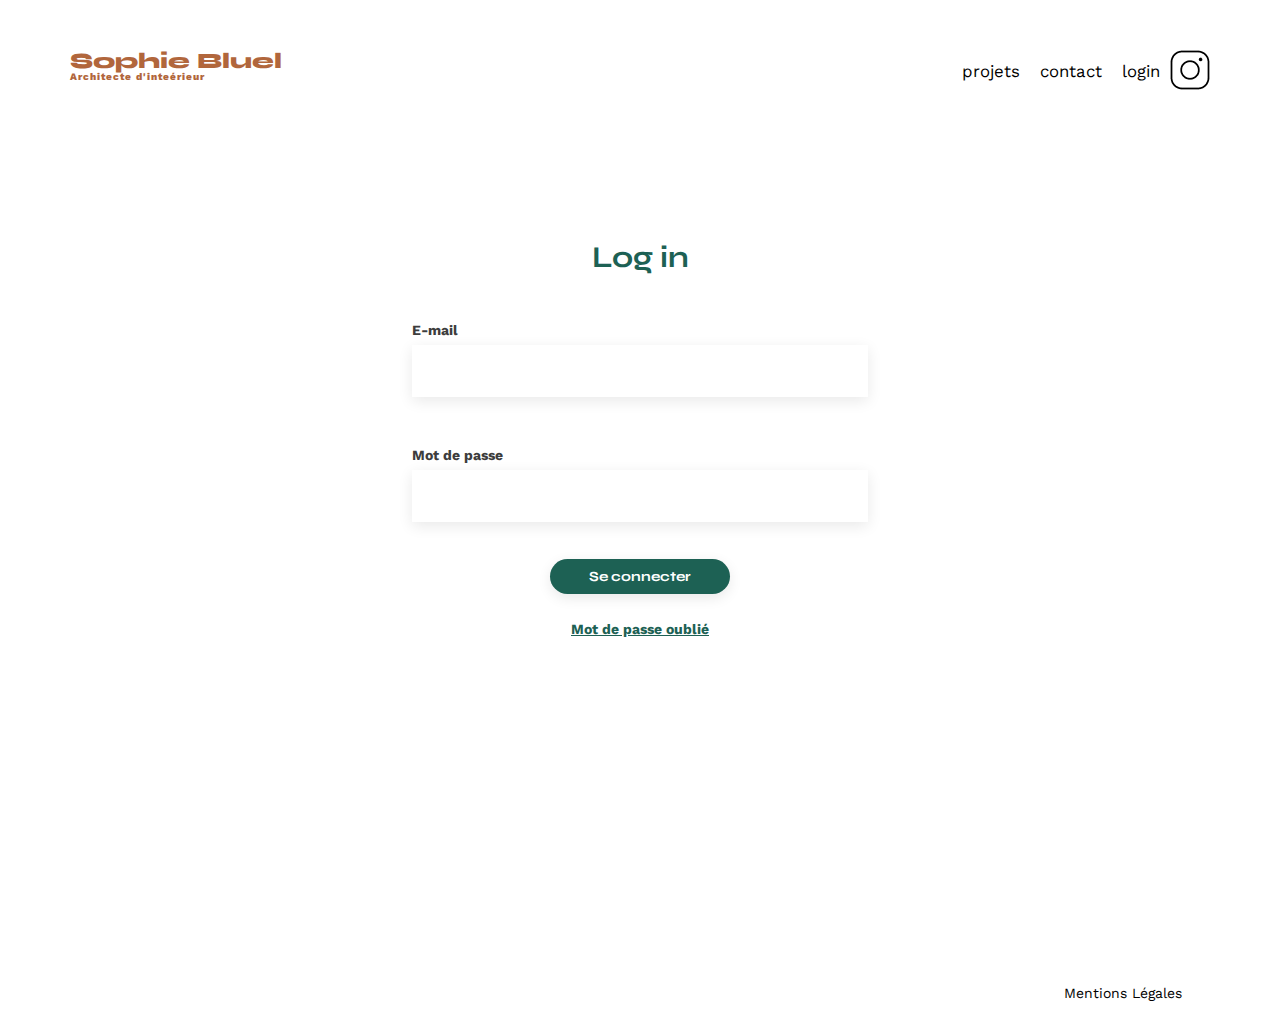
<file: Portfolio-architecte-sophie-bluel-master/FrontEnd/page-connexion.html>
<!DOCTYPE html>
<html lang="fr">
<head>
    <meta charset="UTF-8">
    <meta http-equiv="X-UA-Compatible" content="IE=edge">
    <meta name="viewport" content="width=device-width, initial-scale=1.0">
    <title>Sophie Bluel - Architecte d'intérieur - connexion</title>
    <link rel="preconnect" href="https://fonts.googleapis.com">
        <link rel="preconnect" href="https://fonts.gstatic.com" crossorigin>
        <link href="https://fonts.googleapis.com/css2?family=Syne:wght@700;800&family=Work+Sans&display=swap" rel="stylesheet">
        <meta name="description" content="">
        <link rel="stylesheet" href="./assets/style.css">
        <script src="script-connexion.js" type="module"></script>
</head>
<body>
    <!-- [Ajout] Logo + Nav-->
    <header>
        <h1>Sophie Bluel <span>Architecte d'inteérieur</span></h1>
        <nav>
            <ul>
                <li><a href="index.html#portfolio">projets</a></li>
                <li><a href="index.html#contact">contact</a></li>
                <li><a href="page-connexion.html">login</a></li>
                <li><img src="./assets/icons/instagram.png" alt="Instagram"></li>
            </ul>
        </nav>
    </header>
    <!-- [Ajout] Formulaire de connexion pour switch page principale en mode Admin-->
    <main id="connexion">
        <h2>Log in</h2>
        <form action="#" method="post" id="formulaireConnexion">
            <label for="mail">E-mail</label>
			<input type="email" name="mail" id="mail">
			<label for="mdp">Mot de passe</label>
			<input type="password" name="mdp" id="mdp">
			<input type="submit" value="Se connecter">
        </form>
        <p id="formError">Echec de l'envoie de formulaire, entré un email ET un mot de passe</p>
        <p id="erreurMDP">E-mail ou mot de passe incorrect</p>
        <a href="#">Mot de passe oublié</a>
    </main>
    <footer>
        <nav>
            <ul>
                <li>Mentions Légales</li>
            </ul>
        </nav>
    </footer>
</body>
</html>
</file>
<file: Portfolio-architecte-sophie-bluel-master/FrontEnd/assets/style.css>
/* http://meyerweb.com/eric/tools/css/reset/
   v2.0 | 20110126
   License: none (public domain)
*/

html, body, div, span, applet, object, iframe,
h1, h2, h3, h4, h5, h6, p, blockquote, pre,
a, abbr, acronym, address, big, cite, code,
del, dfn, em, img, ins, kbd, q, s, samp,
small, strike, strong, sub, sup, tt, var,
b, u, i, center,
dl, dt, dd, ol, ul, li,
fieldset, form, label, legend,
table, caption, tbody, tfoot, thead, tr, th, td,
article, aside, canvas, details, embed,
figure, figcaption, footer, header, hgroup,
menu, nav, output, ruby, section, summary,
time, mark, audio, video {
	margin: 0;
	padding: 0;
	border: 0;
	font-size: 100%;
	font: inherit;
	vertical-align: baseline;
}
/* HTML5 display-role reset for older browsers */
article, aside, details, figcaption, figure,
footer, header, hgroup, menu, nav, section {
	display: block;
}
body {
	line-height: 1;
}
ol, ul {
	list-style: none;
}
blockquote, q {
	quotes: none;
}
blockquote:before, blockquote:after,
q:before, q:after {
	content: '';
	content: none;
}
table {
	border-collapse: collapse;
	border-spacing: 0;
}
/** end reset css**/
body {
	max-width: 1140px;
	margin:auto;
	font-family: 'Work Sans' ;
	font-size: 14px;
}
header {
	display: flex;
	justify-content: space-between;
	margin: 50px 0
}
section {
	margin: 50px 0
}

h1{
	display: flex;
	flex-direction: column;
	font-family: 'Syne';
	font-size: 22px;
	font-weight: 800;
	color: #B1663C
}

h1 > span {
	font-family: 'Work Sans';
	font-size:10px;
	letter-spacing: 0.1em;
;
}

h2{
	font-family: 'Syne';
	font-weight: 700;
	font-size: 30px;
	color: #1D6154
}
nav ul {
	display: flex;
	align-items: center;
	list-style-type: none;

}
nav li a{
	padding: 0 10px;
	font-size: 1.2em;
	color: black;
	text-decoration: none;
}

li a:hover {
	color: #B1663C;
}
#introduction {
	display: flex;
	align-items: center;
}
#introduction figure {
	flex: 1;
}
#introduction img {
	display: block;
	margin: auto;
	width: 80%;
}

#introduction article {
	flex: 1
}
#introduction h2 {
	margin-bottom: 1em;
}

#introduction p {
	margin-bottom: 0.5em;
}
.gallery {
	width: 100%;
	display: grid;
	grid-template-columns: 1fr 1fr 1fr;
	grid-column-gap: 20px;
	grid-row-gap: 20px;
}

.gallery img {
	width: 100%;

}
#contact {
	width: 50%;
	margin: auto;
}
#contact > * {
	text-align: center;

}
#contact h2{
	margin-bottom: 20px;
}
#contact form {
	text-align: left;
	margin-top:30px;
	display: flex;
	flex-direction: column;
}

#contact input {
	height: 50px;
	font-size: 1.2em;
	border: none;
	box-shadow: 0px 4px 14px rgba(0, 0, 0, 0.09);
}
#contact label {
	margin: 2em 0 1em 0;
}
#contact textarea {
	border: none;
	box-shadow: 0px 4px 14px rgba(0, 0, 0, 0.09);
}

input[type="submit"]{
	font-family: 'Syne';
	font-weight: 700;
	color: white;
	background-color: #1D6154;
	margin : 2em auto ;
	width: 180px;
	text-align: center;
	border-radius: 60px ;
}

footer nav ul {
	display: flex;
	justify-content: flex-end;
	margin: 2em;
}
/*Les filtres de la page d'accueil*/

#filtre ul {
	display: flex;
	justify-content: center;
	align-items: center;
}

#filtre{
	margin-bottom: 3.125em;
}

#filtre button{
	margin-left: 0.3em;
	margin-right: 0.3em;
	padding-top: 0.563em;
	padding-bottom: 0.563em;
	padding-left: 0.875em;
	padding-right: 0.875em;
	border: solid;
	border-width: 1px;
	border-color: #1D6154;
	background-color: #fff;
	border-radius: 60px;
	min-width: 5em;
	text-decoration: none;

	font-family: 'Syne';
	font-style: normal;
	font-weight: 700;
	font-size: 16px;
	line-height: 19px;
	text-align: center;
	color: #1D6154;
}

/*hover sur les filtres*/

#filtre button:hover{
	background-color: #1D6154;
	color: #fff;
	cursor: pointer;
}



/* Page de connexion */


#connexion{
	display: flex;
	flex-direction: column;
	justify-content: center;
	align-items: center;

	margin-top: 150px;
	margin-bottom: 350px;
}
#connexion form{
	width: 40%;
	display: flex;
	flex-direction: column;
}
#connexion label{
	margin-top: 50px;
	margin-bottom: 7px;
	font-family: 'Work Sans';
	font-style: normal;
	font-weight: bold;
	font-size: 14px;
	line-height: 16px;

	color: #3D3D3D;

}
#connexion input{
	height: 50px;
	background: #FFFFFF;
	box-shadow: 0px 4px 14px rgba(0, 0, 0, 0.09);
	border: none;

	font-family: 'Work Sans';
	font-style: normal;
	font-weight: bold;
	font-size: 14px;
	line-height: 16px;
	text-align: center;
	cursor: pointer;

	color: #3D3D3D;
}
#connexion input[type="submit"]{
	font-family: 'Syne';
	font-weight: 700;
	color: white;
	background-color: #1D6154;
	margin-top: 37px;
	width: 180px;
	height: 35px;
	text-align: center;
	border-radius: 60px ;
}
#connexion a{
	color: #1D6154;
	font-weight: bold;
}
#erreurMDP{
	margin: 10px;
	color: red;
	font-family: 'Syne';
	font-weight: 700;
	display: none;
}
#formError{
	margin: 10px;
	color: red;
	font-family: 'Syne';
	font-weight: 700;
	display: none;
}
/* Modif Admin */

#logoutButton {
	display: none;
}
#modifier{
	display: none;
}
#modifier2{
	display: none;
}
#modifier a {
	text-decoration: none;
	display: flex;
	margin: auto;
	width: 80%;
	padding-top: 1em;
}
#modifier i{
	color: #000000;
}
#modifier a p{
	font-family: 'Work Sans';
	font-style: normal;
	font-weight: 400;
	font-size: 14px;
	line-height: 16px;
	margin-left: 0.625em;

	color: #000000;
}
#adminDescription .modifier{
	margin-top: 0.938em;
	margin-left: 4em;
}
#adminProjet {
	display: flex;
	justify-content: center;
	margin-bottom: 3.1em;
}
#adminProjet a {
	display: flex;
	align-items: center;
	height: 100%;
	margin-left: 1.875em;
	text-decoration: none;
	 
	color: #000000;
}
#adminProjet i{
	margin-right: 0.625em;
}

/* barre de validation Admin */
#modeEdition {
	height: 3.75em;
	background-color: #000000;
	display: flex;
	align-items: center;
	justify-content: center;
	display: none;
	width: 100%;
}
#modeEdition a {
	font-family: 'Work Sans';
	font-style: normal;
	font-weight: 400;
	font-size: 16px;
	line-height: 19px;
	text-decoration: none;
	display: flex;
	align-items: center;
	justify-content: center;
	margin-right: 1.25em;

	color: #FFFFFF;
}
#modeEdition a p{
	margin-left: 0.625em;
}
#modeEdition button{
	background: #FFFFFF;
	border-radius: 60px;
	height: 70%;

	padding-left: 1.25em;
	padding-right: 1.25em;

	font-family: 'Work Sans';
	font-style: normal;
	font-weight: bold;
	font-size: 15px;

	color: #000000;
}
#modeEdition button:hover{
	cursor: pointer;
}

/* modal */
#modalAdmin{
	position: fixed;
	top: 0;
	left: 0;
	width: 100%;
	height: 100%;
	display: flex;
	justify-content: center;
	align-items: center;
	background: rgb(0, 0, 0, 0.5);
}
#modal, #modalAdd{
	background: white;
	border-radius: 10px;
	width: 40em;
	height: 50em;
	display: flex;
	justify-content: center;
	align-items: center;
	flex-direction: column;
}
.closeButtonDiv{
	display: flex;
	justify-content: end;
	width: 93%;
}
.closeModalButton, #lastPage{
	border: none;
	cursor: pointer;
	background-color: #FFFFFF;
	font-size: 15px;
}
#modalContent{
	width: 70%;
	height: 90%;
	display: flex;
	flex-direction: column;

}
#modalContent h2{
	text-align: center;
	height: 10%;
	display: flex;
	justify-content: center;
	align-items: center;
}
#modalFooter{
	border-top: 2px solid #B3B3B3;
	display: flex;
	flex-direction: column;
	justify-content: space-evenly;
	align-items: center;
	height: 20%;

}
#addButton{
	font-family: 'Syne';
	font-style: normal;
	font-weight: 700;
	font-size: 14px;
	line-height: 17px;
	text-align: center;
	color: #FFFFFF;
	border: none;
	background: #1D6154;
	border-radius: 60px;
	width: 60%;
	height: 30%;
	cursor: pointer;
}
#removeButton{
	font-family: 'Syne';
	font-style: normal;
	font-weight: 400;
	font-size: 14px;
	line-height: 17px;
	text-align: center;
	color: #D65353;

	background-color: #fff;
	border-style: none;
	cursor: pointer;
}

/* gallerie dans la modale Admin */
#adminWork{
	height: 70%;
	width: 100%;
	overflow: auto;
	display: grid;
	grid-template-columns: 1fr 1fr 1fr 1fr 1fr;
	grid-template-rows: 1fr 1fr 1fr auto;
	grid-column-gap: 0.5em;
	grid-row-gap: 0.5em;
}
#adminWork figure{
	position: relative;
	display: flex;
	flex-direction: column;
	width: 100%;
	height: 100%;
	box-sizing: border-box;
}
#adminWork img{
	box-sizing: border-box;
	width: 100%;
	height: 70%;
	object-fit: cover;
}
#adminWork p{
	font-family: 'Work Sans';
	font-style: normal;
	font-weight: 600;
	font-size: 0.7em;
	color: #000000;
	padding-top: 0.3em;
	cursor: pointer;
	height: 20%;
}
.trashClick{
	background-image: url(icons/trashButton.png);
	background-size: cover;
	background-repeat: no-repeat;

	height: 17px;
	width: 17px;
	cursor: pointer;

	position: absolute;
	top: 3px;
	right: 3px;

	border-radius: 5px;
}
.selectHover{
	background-image: url(icons/selectButton.png);
	background-size: cover;
	background-repeat: no-repeat;

	height: 17px;
	width: 17px;
	cursor: pointer;

	position: absolute;
	top: 3px;
	right: 23px;
	border-radius: 5px;
	display: none;
}
#adminWork figure:hover .selectHover{
	display: block;
}

/* modal ajout travaux */
#modalAdd{
	display: flex;
}
#top{
	display: flex;
	justify-content: space-between;
	width: 93%;
	height: 5%;
}
#modalAdd h2{
	height: 10%;
	display: flex;
	justify-content: center;
	align-items: center;
	
	font-family: 'Work Sans';
	font-style: normal;
	font-weight: 400;
	font-size: 26px;
	line-height: 30px;
	text-align: center;
	color: #000000;
}
.dropImage{
	display: none;
	height: 100%;
	width: 100%;
}
.hiddenDrop{
	display: flex;
	flex-direction: column;
	justify-content: space-evenly;
	align-items: center;
	height: 100%;
	width: 100%;
}
#formulaireAjoutPhoto{
	border-radius: 3px;
	height: 80%;
	width: 70%;
	display: flex;
	flex-direction: column;
}

/* Drag & Drop */
.drag-area{
    height: 40%;
    width: 100%;
    border-radius: 3px;
	background: #E8F1F7;
    display: flex;
    align-items: center;
    flex-direction: column;
	justify-content: space-evenly;
}
.drag-area .icon{
	font-size: 3.1em;
    color: #B9C5CC;
}
.drag-area button{
    padding: 10px 20px;
    font-size: 20px;
    font-weight: 600;
    border: none;
    outline: none;
    color: rgb(66, 59, 70);;
	background: #CBD6DC;
	border-radius: 50px;
    cursor: pointer;

	font-family: 'Work Sans';
	font-style: normal;
	font-weight: 500;
	font-size: 14px;
	line-height: 16px;
	text-align: center;
	color: #306685;
	}
.drag-area p{
	font-family: 'Work Sans';
	font-style: normal;
	font-weight: 400;
	font-size: 10px;
	text-align: center;
	color: #444444;
}
#erreurAdd{
	color: red;
	font-family: 'Work Sans';
	font-style: normal;
	font-weight: 600;
	font-size: 15px;
	display: none;
	text-align: center;
}
 #succesAdd{
	color: green;
	font-family: 'Work Sans';
	font-style: normal;
	font-weight: 600;
	font-size: 15px;
	display: none;
	text-align: center;
 }
.drag-area img{
    height: 100%;
    width: 100%;
    object-fit: contain;
    border-radius: 5px;
}
/* suite formulaire */ 
#addForm{
	height: 40%;
	display: flex;
	flex-direction: column;
	justify-content: space-evenly;
	border-bottom: 2px solid #B3B3B3;

}
.labelForm{
	font-family: 'Work Sans';
	font-style: normal;
	font-weight: 600;
	font-size: 14px;
	color: #444444;
}
#workTitle, #workCategory{
	height: 3.1em;
	background: #FFFFFF;
	box-shadow: 0px 4px 14px rgba(0, 0, 0, 0.09);
	border: none;
	
	text-indent: 5%;
	font-family: 'Work Sans';
	font-style: normal;
	font-weight: 400;
	font-size: 14px;
	line-height: 16px;
	color: #444444;
}
#formulaireAjoutPhoto input[type="submit"]{
	border: solid;
	height: 8%;
	width: 50%;
	cursor: pointer;
}
</file>
